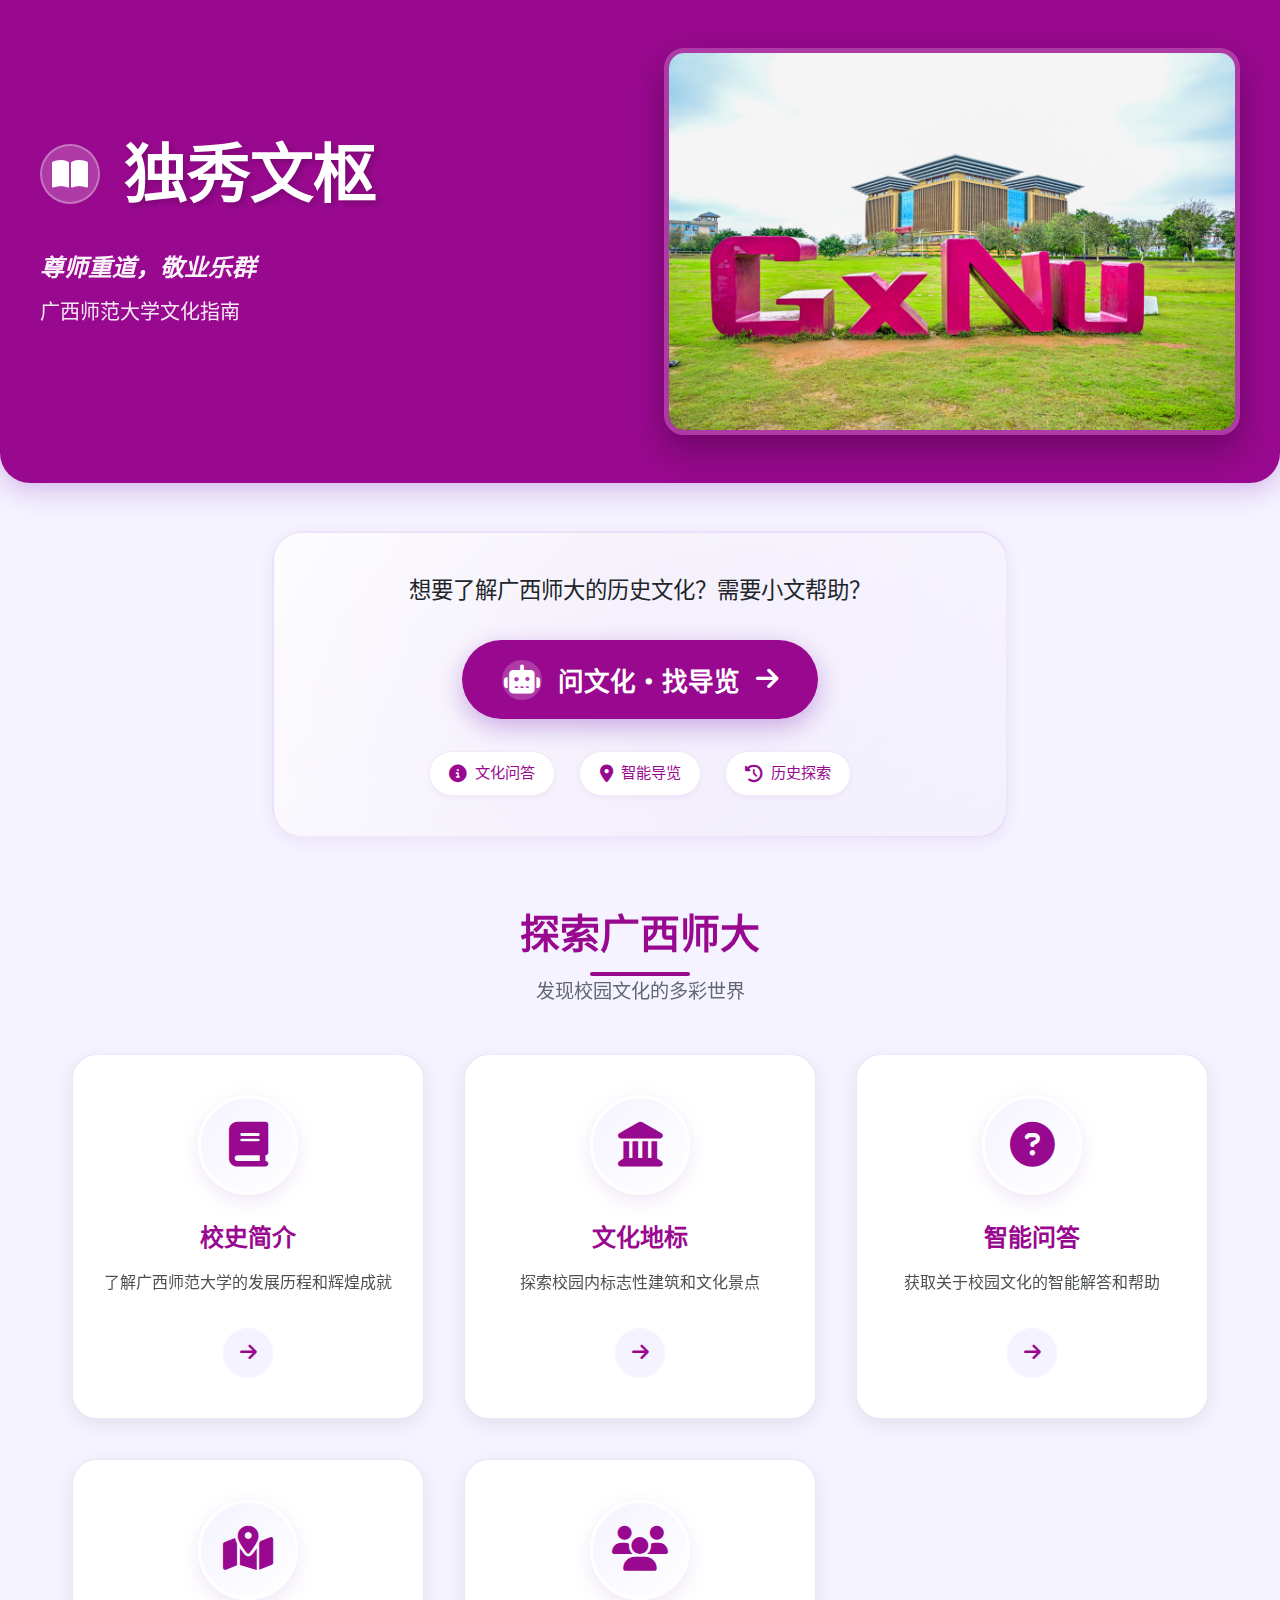
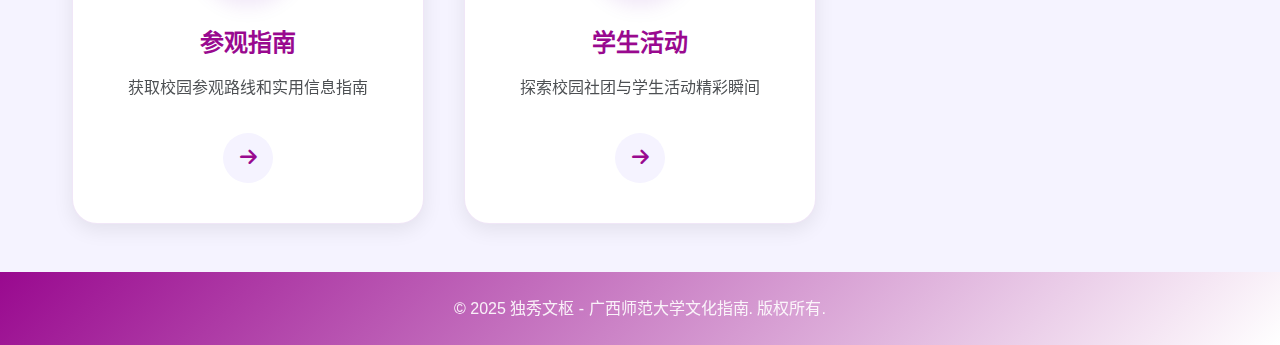
<file: index.html>
<!DOCTYPE html>
<html lang="zh-CN">
<head>
    <meta charset="UTF-8">
    <meta name="viewport" content="width=device-width, initial-scale=1.0">
    <title>独秀文枢 - 广西师大文化指南</title>
    <link rel="stylesheet" href="style.css">
    <link rel="stylesheet" href="https://cdnjs.cloudflare.com/ajax/libs/font-awesome/6.4.0/css/all.min.css">
</head>
<body>
    <!-- 头部区域 -->
    <header class="header">
        <div class="header-overlay">
            <div class="header-content">
                <div class="header-text">
                    <div class="logo-container">
                        <span class="logo-icon">
                            <i class="fas fa-book-open"></i>
                        </span>
                        <h1 class="site-title">独秀文枢</h1>
                    </div>
                    <p class="site-slogan">尊师重道，敬业乐群</p>
                    <p class="site-subtitle">广西师范大学文化指南</p>
                    <div class="header-badge">
                    </div>
                </div>
                <div class="header-image">
                    <!-- 校园标志性图片 - 雁山校区图书馆 -->
                    <div class="image-frame">
                        <img src="image/雁山校区图书馆.jpg" alt="广西师范大学 - 雁山校区图书馆" class="campus-img">
                    </div>
                </div>
            </div>
        </div>
    </header>

    <!-- 智能体入口 -->
    <section class="agent-entry">
        <div class="agent-container">
            <div class="agent-prompt">
                <p class="prompt-text">想要了解广西师大的历史文化？需要小文帮助？</p>
            </div>
            <button class="agent-button">
                <span class="button-icon">
                    <i class="fas fa-robot"></i>
                </span>
                <span class="button-text">问文化・找导览</span>
                <span class="button-arrow">
                    <i class="fas fa-arrow-right"></i>
                </span>
            </button>
            <div class="agent-features">
                <span class="feature-tag">
                    <i class="fas fa-info-circle"></i> 文化问答
                </span>
                <span class="feature-tag">
                    <i class="fas fa-map-marker-alt"></i> 智能导览
                </span>
                <span class="feature-tag">
                    <i class="fas fa-history"></i> 历史探索
                </span>
            </div>
        </div>
    </section>

    <!-- 快速导航 -->
    <section class="quick-nav">
        <div class="nav-header">
            <h2 class="nav-title">探索广西师大</h2>
            <p class="nav-subtitle">发现校园文化的多彩世界</p>
        </div>
        <div class="nav-items">
            <a href="culture.html#history" class="nav-item">
                <div class="nav-card">
                    <div class="nav-icon-container">
                        <div class="nav-icon">
                            <i class="fas fa-book"></i>
                        </div>
                    </div>
                    <div class="nav-content">
                        <h3 class="nav-text">校史简介</h3>
                        <p class="nav-description">了解广西师范大学的发展历程和辉煌成就</p>
                    </div>
                    <div class="nav-arrow">
                        <i class="fas fa-arrow-right"></i>
                    </div>
                </div>
            </a>
            <a href="#landmarks" class="nav-item">
                <div class="nav-card">
                    <div class="nav-icon-container">
                        <div class="nav-icon">
                            <i class="fas fa-landmark"></i>
                        </div>
                    </div>
                    <div class="nav-content">
                        <h3 class="nav-text">文化地标</h3>
                        <p class="nav-description">探索校园内标志性建筑和文化景点</p>
                    </div>
                    <div class="nav-arrow">
                        <i class="fas fa-arrow-right"></i>
                    </div>
                </div>
            </a>
            <a href="#qa" class="nav-item">
                <div class="nav-card">
                    <div class="nav-icon-container">
                        <div class="nav-icon">
                            <i class="fas fa-question-circle"></i>
                        </div>
                    </div>
                    <div class="nav-content">
                        <h3 class="nav-text">智能问答</h3>
                        <p class="nav-description">获取关于校园文化的智能解答和帮助</p>
                    </div>
                    <div class="nav-arrow">
                        <i class="fas fa-arrow-right"></i>
                    </div>
                </div>
            </a>
            <a href="#visit" class="nav-item">
                <div class="nav-card">
                    <div class="nav-icon-container">
                        <div class="nav-icon">
                            <i class="fas fa-map-marked-alt"></i>
                        </div>
                    </div>
                    <div class="nav-content">
                        <h3 class="nav-text">参观指南</h3>
                        <p class="nav-description">获取校园参观路线和实用信息指南</p>
                    </div>
                    <div class="nav-arrow">
                        <i class="fas fa-arrow-right"></i>
                    </div>
                </div>
            </a>
            <a href="#activities" class="nav-item">
                <div class="nav-card">
                    <div class="nav-icon-container">
                        <div class="nav-icon">
                            <i class="fas fa-users"></i>
                        </div>
                    </div>
                    <div class="nav-content">
                        <h3 class="nav-text">学生活动</h3>
                        <p class="nav-description">探索校园社团与学生活动精彩瞬间</p>
                    </div>
                    <div class="nav-arrow">
                        <i class="fas fa-arrow-right"></i>
                    </div>
                </div>
            </a>
            <a href="panorama.html#panorama" class="nav-item">
                <div class="nav-card">
                    <div class="nav-icon-container">
                        <div class="nav-icon">
                            <i class="fas fa-globe"></i>
                        </div>
                    </div>
                    <div class="nav-content">
                        <h3 class="nav-text">全景师大</h3>
                        <p class="nav-description">全景展示师大风貌，提供 360° 校园漫游</p>
                    </div>
                    <div class="nav-arrow">
                        <i class="fas fa-arrow-right"></i>
                    </div>
                </div>
            </a>
        </div>
    </section>

    <!-- 页脚 -->
    <footer class="footer">
        <p>&copy; 2025 独秀文枢 - 广西师范大学文化指南. 版权所有.</p>
    </footer>

    <script src="script.js"></script>
</body>
</html>
</file>
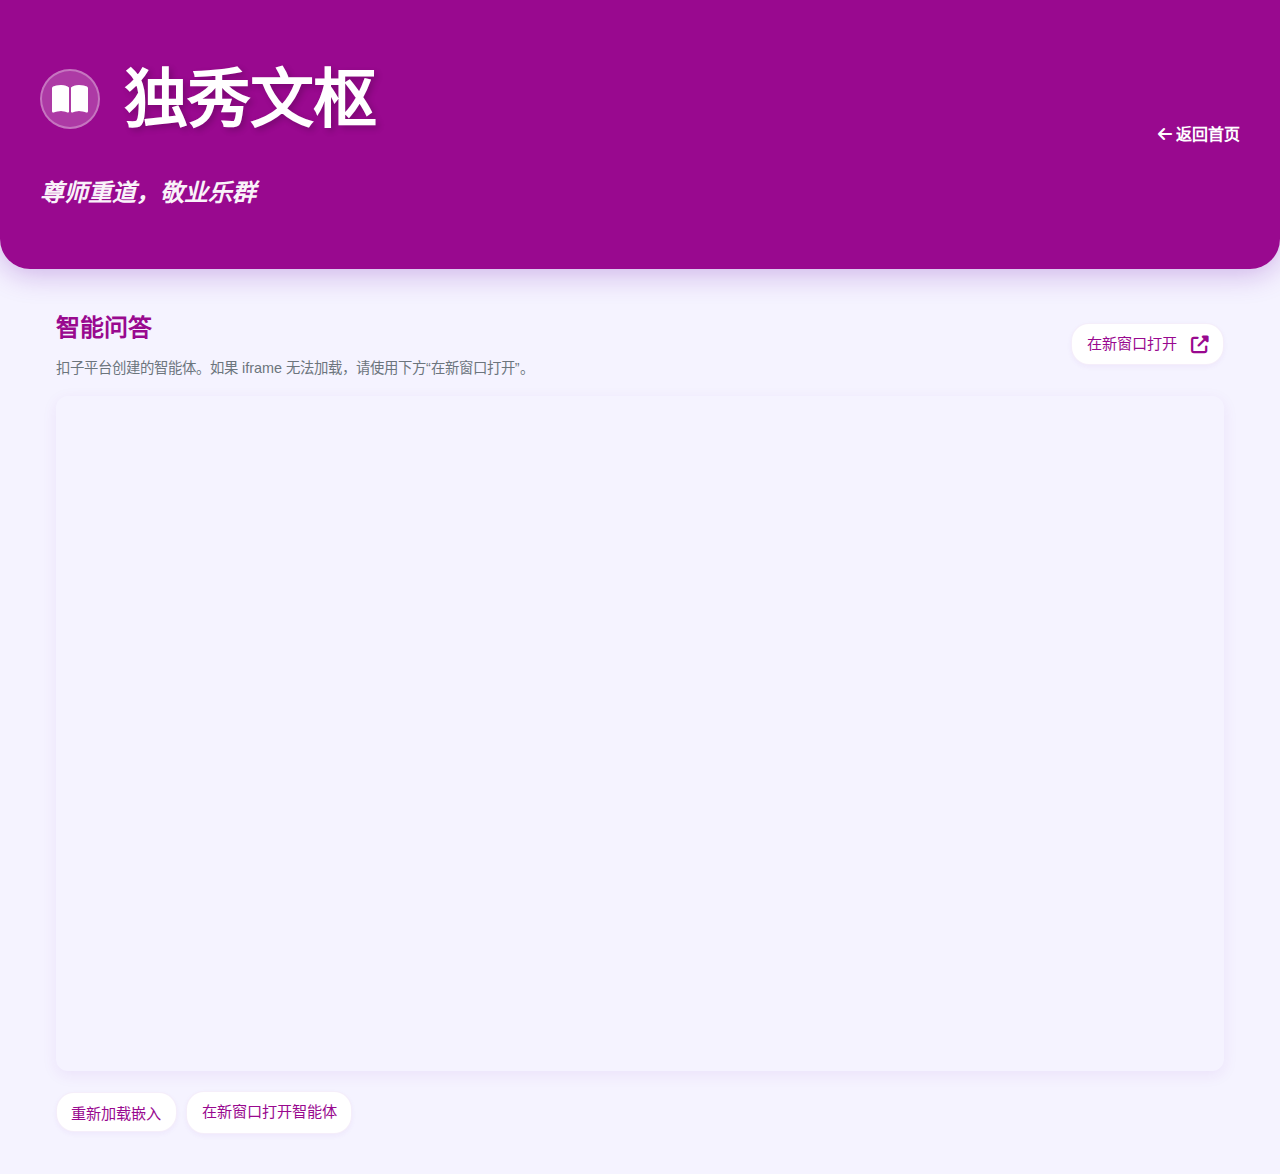
<file: agent.html>
<!DOCTYPE html>
<html lang="zh-CN">
<head>
    <meta charset="UTF-8">
    <meta name="viewport" content="width=device-width, initial-scale=1.0">
    <title>智能问答 - 独秀文枢</title>
    <link rel="stylesheet" href="style.css">
    <link rel="stylesheet" href="https://cdnjs.cloudflare.com/ajax/libs/font-awesome/6.4.0/css/all.min.css">
    <style>
        .embed-wrapper{max-width:1200px;margin:2.5rem auto;padding:0 1rem}
        .embed-header{display:flex;align-items:center;justify-content:space-between;gap:1rem;margin-bottom:1rem}
        .agent-frame{width:100%;height:75vh;border:0;border-radius:12px;box-shadow:var(--shadow-md);overflow:hidden}
        .agent-fallback{display:flex;gap:0.6rem;align-items:center;margin-top:0.8rem}
        .agent-note{font-size:0.9rem;color:var(--text-muted);margin-top:0.6rem}
        .back-link{background:transparent;border:none;color:var(--white-color);font-weight:600;cursor:pointer}
        .feature-tag{background:var(--white-color);color:var(--primary-color);padding:0.5rem 0.9rem;border-radius:18px;border:1px solid rgba(123,44,191,0.08);text-decoration:none}
        .feature-tag:hover{background:var(--primary-color);color:var(--white-color)}
    </style>
</head>
<body>
    <header class="header" style="border-radius:0 0 var(--radius-xl) var(--radius-xl);">
        <div class="header-overlay">
            <div class="header-content">
                <div class="header-text">
                    <div class="logo-container">
                        <span class="logo-icon"><i class="fas fa-book-open"></i></span>
                        <h1 class="site-title">独秀文枢</h1>
                    </div>
                    <p class="site-slogan">尊师重道，敬业乐群</p>
                </div>
                <div style="display:flex;align-items:center;gap:1rem;">
                    <a href="index.html" class="back-link"><i class="fas fa-arrow-left"></i> 返回首页</a>
                </div>
            </div>
        </div>
    </header>

    <main class="embed-wrapper">
        <div class="embed-header">
            <div>
                <h2 style="color:var(--primary-color);margin:0">智能问答</h2>
                <div class="agent-note">扣子平台创建的智能体。如果 iframe 无法加载，请使用下方“在新窗口打开”。</div>
            </div>
            <div>
                <a class="feature-tag" href="https://www.coze.cn/store/agent/7571779546379223090?bot_id=true" target="_blank" rel="noopener">在新窗口打开 <i class="fas fa-external-link-alt" style="margin-left:6px"></i></a>
            </div>
        </div>

        <!-- 使用 iframe 嵌入扣子平台的智能体 -->
        <iframe id="agentFrame" class="agent-frame" src="https://www.coze.cn/store/agent/7571779546379223090?bot_id=true" title="独秀文枢智能体 ">
            当前浏览器不支持内嵌内容，请点击这里在新窗口打开：
            <a href="https://www.coze.cn/store/agent/7571779546379223090?bot_id=true" target="_blank" rel="noopener">打开智能体</a>
        </iframe>

        <div class="agent-fallback">
            <button onclick="document.getElementById('agentFrame').src='https://www.coze.cn/store/agent/7571779546379223090?bot_id=true'" class="feature-tag">重新加载嵌入</button>
            <a class="feature-tag" href="https://www.coze.cn/store/agent/7571779546379223090?bot_id=true" target="_blank" rel="noopener">在新窗口打开智能体</a>
        </div>
    </main>

</body>
</html>
</file>
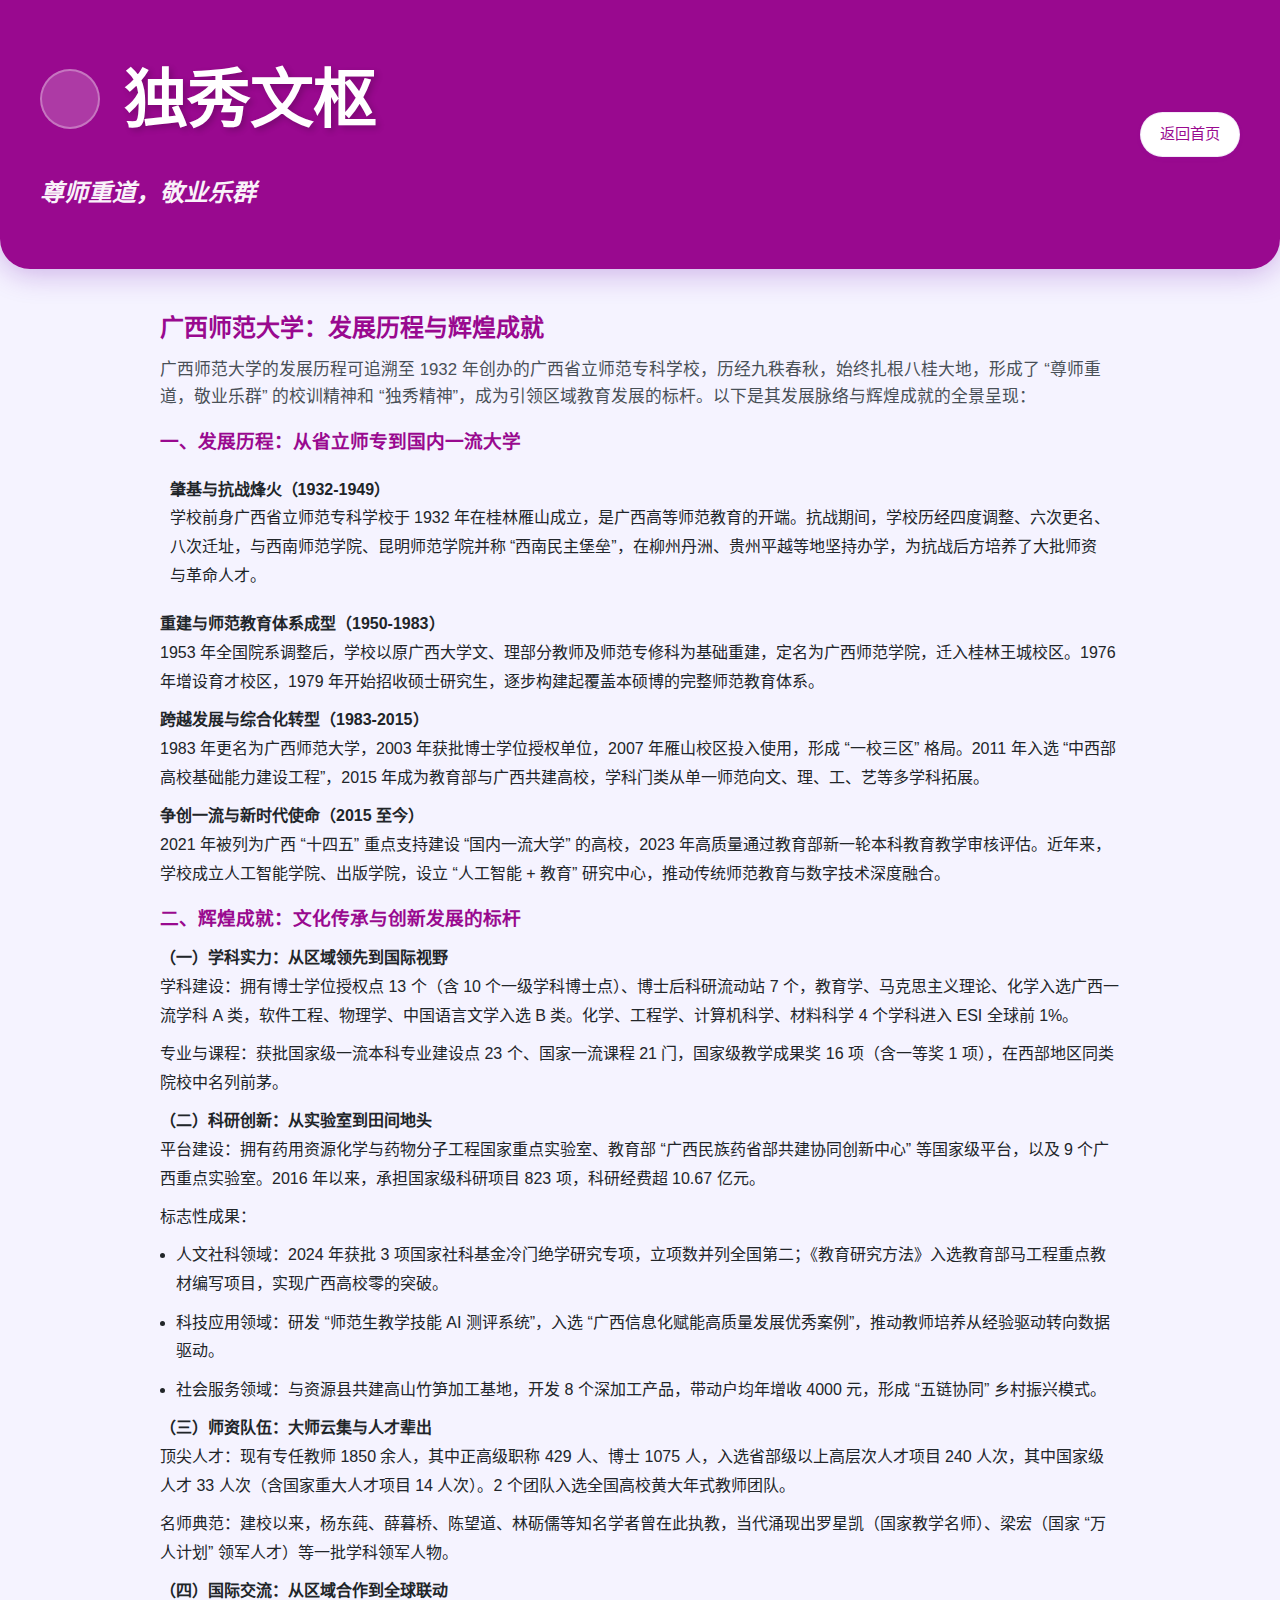
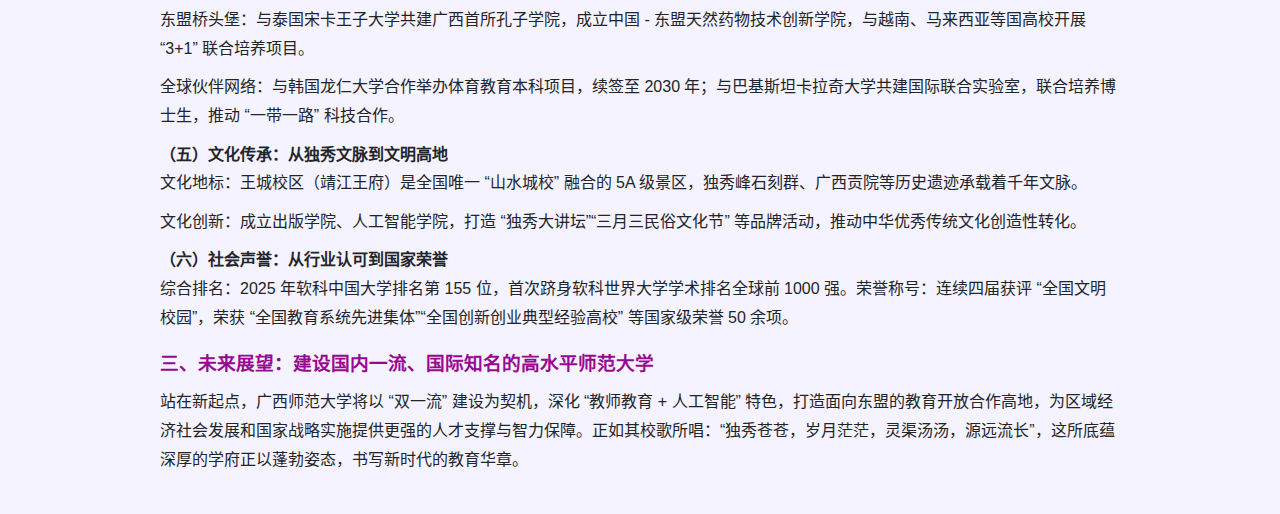
<file: culture.html>
<!DOCTYPE html>
<html lang="zh-CN">
<head>
  <meta charset="utf-8">
  <meta name="viewport" content="width=device-width,initial-scale=1">
  <title>广西师范大学 — 发展历程与成就 · 独秀文枢</title>
  <link rel="stylesheet" href="style.css">
  <style>
    .content-wrap{max-width:1000px;margin:2.5rem auto;padding:0 1.25rem}
    .lead{color:var(--text-secondary);margin-bottom:1rem;font-size:1.05rem}
    .section-title{color:var(--primary-color);font-weight:800;margin-top:1.6rem;margin-bottom:0.6rem}
    .subhead{font-weight:700;color:var(--primary-color);margin-top:1rem}
    .para{margin:0.6rem 0;color:var(--text-primary);line-height:1.8}
    .list{margin-left:1rem;margin-top:0.4rem}
  .highlight{background:transparent;padding:0.6rem;border-radius:8px}
  </style>
</head>
<body>
  <header class="header">
    <div class="header-overlay">
      <div class="header-content">
        <div class="header-text">
          <div class="logo-container">
            <span class="logo-icon"><i class="fas fa-book-open"></i></span>
            <h1 class="site-title">独秀文枢</h1>
          </div>
          <p class="site-slogan">尊师重道，敬业乐群</p>
        </div>
        <div>
          <a href="index.html" class="feature-tag">返回首页</a>
        </div>
      </div>
    </div>
  </header>

  <main class="content-wrap">
    <h2 class="section-title">广西师范大学：发展历程与辉煌成就</h2>

    <p class="lead">广西师范大学的发展历程可追溯至 1932 年创办的广西省立师范专科学校，历经九秩春秋，始终扎根八桂大地，形成了 “尊师重道，敬业乐群” 的校训精神和 “独秀精神”，成为引领区域教育发展的标杆。以下是其发展脉络与辉煌成就的全景呈现：</p>

    <h3 id="history" class="subhead">一、发展历程：从省立师专到国内一流大学</h3>

    <div class="para highlight"><strong>肇基与抗战烽火（1932-1949）</strong><br>
    学校前身广西省立师范专科学校于 1932 年在桂林雁山成立，是广西高等师范教育的开端。抗战期间，学校历经四度调整、六次更名、八次迁址，与西南师范学院、昆明师范学院并称 “西南民主堡垒”，在柳州丹洲、贵州平越等地坚持办学，为抗战后方培养了大批师资与革命人才。</div>

    <p class="para"><strong>重建与师范教育体系成型（1950-1983）</strong><br>
    1953 年全国院系调整后，学校以原广西大学文、理部分教师及师范专修科为基础重建，定名为广西师范学院，迁入桂林王城校区。1976 年增设育才校区，1979 年开始招收硕士研究生，逐步构建起覆盖本硕博的完整师范教育体系。</p>

    <p class="para"><strong>跨越发展与综合化转型（1983-2015）</strong><br>
    1983 年更名为广西师范大学，2003 年获批博士学位授权单位，2007 年雁山校区投入使用，形成 “一校三区” 格局。2011 年入选 “中西部高校基础能力建设工程”，2015 年成为教育部与广西共建高校，学科门类从单一师范向文、理、工、艺等多学科拓展。</p>

    <p class="para"><strong>争创一流与新时代使命（2015 至今）</strong><br>
    2021 年被列为广西 “十四五” 重点支持建设 “国内一流大学” 的高校，2023 年高质量通过教育部新一轮本科教育教学审核评估。近年来，学校成立人工智能学院、出版学院，设立 “人工智能 + 教育” 研究中心，推动传统师范教育与数字技术深度融合。</p>

    <h3 class="subhead">二、辉煌成就：文化传承与创新发展的标杆</h3>

    <p class="para"><strong>（一）学科实力：从区域领先到国际视野</strong><br>
    学科建设：拥有博士学位授权点 13 个（含 10 个一级学科博士点）、博士后科研流动站 7 个，教育学、马克思主义理论、化学入选广西一流学科 A 类，软件工程、物理学、中国语言文学入选 B 类。化学、工程学、计算机科学、材料科学 4 个学科进入 ESI 全球前 1%。</p>

    <p class="para">专业与课程：获批国家级一流本科专业建设点 23 个、国家一流课程 21 门，国家级教学成果奖 16 项（含一等奖 1 项），在西部地区同类院校中名列前茅。</p>

    <p class="para"><strong>（二）科研创新：从实验室到田间地头</strong><br>
    平台建设：拥有药用资源化学与药物分子工程国家重点实验室、教育部 “广西民族药省部共建协同创新中心” 等国家级平台，以及 9 个广西重点实验室。2016 年以来，承担国家级科研项目 823 项，科研经费超 10.67 亿元。</p>

    <p class="para">标志性成果：</p>
    <ul class="list">
      <li class="para">人文社科领域：2024 年获批 3 项国家社科基金冷门绝学研究专项，立项数并列全国第二；《教育研究方法》入选教育部马工程重点教材编写项目，实现广西高校零的突破。</li>
      <li class="para">科技应用领域：研发 “师范生教学技能 AI 测评系统”，入选 “广西信息化赋能高质量发展优秀案例”，推动教师培养从经验驱动转向数据驱动。</li>
      <li class="para">社会服务领域：与资源县共建高山竹笋加工基地，开发 8 个深加工产品，带动户均年增收 4000 元，形成 “五链协同” 乡村振兴模式。</li>
    </ul>

    <p class="para"><strong>（三）师资队伍：大师云集与人才辈出</strong><br>
    顶尖人才：现有专任教师 1850 余人，其中正高级职称 429 人、博士 1075 人，入选省部级以上高层次人才项目 240 人次，其中国家级人才 33 人次（含国家重大人才项目 14 人次）。2 个团队入选全国高校黄大年式教师团队。</p>

    <p class="para">名师典范：建校以来，杨东莼、薛暮桥、陈望道、林砺儒等知名学者曾在此执教，当代涌现出罗星凯（国家教学名师）、梁宏（国家 “万人计划” 领军人才）等一批学科领军人物。</p>

    <p class="para"><strong>（四）国际交流：从区域合作到全球联动</strong><br>
    东盟桥头堡：与泰国宋卡王子大学共建广西首所孔子学院，成立中国 - 东盟天然药物技术创新学院，与越南、马来西亚等国高校开展 “3+1” 联合培养项目。</p>

    <p class="para">全球伙伴网络：与韩国龙仁大学合作举办体育教育本科项目，续签至 2030 年；与巴基斯坦卡拉奇大学共建国际联合实验室，联合培养博士生，推动 “一带一路” 科技合作。</p>

    <p class="para"><strong>（五）文化传承：从独秀文脉到文明高地</strong><br>
    文化地标：王城校区（靖江王府）是全国唯一 “山水城校” 融合的 5A 级景区，独秀峰石刻群、广西贡院等历史遗迹承载着千年文脉。</p>

    <p class="para">文化创新：成立出版学院、人工智能学院，打造 “独秀大讲坛”“三月三民俗文化节” 等品牌活动，推动中华优秀传统文化创造性转化。</p>

    <p class="para"><strong>（六）社会声誉：从行业认可到国家荣誉</strong><br>
    综合排名：2025 年软科中国大学排名第 155 位，首次跻身软科世界大学学术排名全球前 1000 强。荣誉称号：连续四届获评 “全国文明校园”，荣获 “全国教育系统先进集体”“全国创新创业典型经验高校” 等国家级荣誉 50 余项。</p>

    <h3 class="subhead">三、未来展望：建设国内一流、国际知名的高水平师范大学</h3>

    <p class="para">站在新起点，广西师范大学将以 “双一流” 建设为契机，深化 “教师教育 + 人工智能” 特色，打造面向东盟的教育开放合作高地，为区域经济社会发展和国家战略实施提供更强的人才支撑与智力保障。正如其校歌所唱：“独秀苍苍，岁月茫茫，灵渠汤汤，源远流长”，这所底蕴深厚的学府正以蓬勃姿态，书写新时代的教育华章。</p>

  </main>

</body>
</html>
</file>
<file: style.css>
/* 全局样式 */
* {
    margin: 0;
    padding: 0;
    box-sizing: border-box;
}

body {
    font-family: 'Noto Sans SC', sans-serif;
    background-color: var(--light-color);
    color: var(--text-primary);
    line-height: 1.6;
    overflow-x: hidden;
}

/* 滚动条样式 - 紫色主题 */
::-webkit-scrollbar {
    width: 10px;
}

::-webkit-scrollbar-track {
    background: var(--light-color);
}

::-webkit-scrollbar-thumb {
    background: var(--secondary-color);
    border-radius: 5px;
    transition: var(--transition-color);
}

::-webkit-scrollbar-thumb:hover {
    background: var(--primary-color);
}

/* 链接样式 - 紫色主题 */
a {
    color: var(--primary-color);
    text-decoration: none;
    transition: var(--transition-all);
    position: relative;
}

a::after {
    content: '';
    position: absolute;
    bottom: -2px;
    left: 0;
    width: 0;
    height: 2px;
    background: var(--accent-color);
    transition: width var(--transition-normal);
}

a:hover {
    color: var(--primary-light);
}

a:hover::after {
    width: 100%;
}

/* 全局变量定义 - 紫色和白色主题配色方案 */
:root {
    /* 主色调 - 紫色系列 */
    --primary-color: rgb(153, 9, 143); /* 主紫色（深紫色但不暗沉） */
    --primary-light: rgb(153, 9, 143); /* 浅紫色 */
    --primary-dark: rgb(153, 9, 143); /* 深紫色 */
    --primary-darker: rgb(153, 9, 143); /* 更深紫色 */
    
    /* 辅助色 - 紫色变体 */
    --secondary-color: #ffffff; /* 淡紫色 */
    --accent-color: #f4b7e9; /* 超浅紫色（用于强调） */
    --accent-hover: rgb(153, 9, 143); /* 悬停时的紫色 */
    
    /* 白色和浅灰色系列 */
    --white-color: #ffffff; /* 纯白色 */
    --white-light: #f8f9fa; /* 非常浅的灰色 */
    --light-color: #f5f3ff; /* 超浅紫色背景 */
    --light-gray: #e9ecef; /* 浅灰色 */
    --medium-gray: #dee2e6; /* 中等灰色 */
    
    /* 文字颜色 */
    --text-primary: #212529; /* 主要文字颜色（深灰色而非黑色） */
    --text-secondary: #495057; /* 次要文字颜色 */
    --text-muted: #6c757d; /* 辅助文字颜色 */
    --text-light: #adb5bd; /* 浅色文字 */
    --text-white: #ffffff; /* 白色文字 */
    
    /* 特殊用途颜色 */
    --success-color: #6a0dad; /* 成功状态（紫色调） */
    --warning-color: #d65db1; /* 警告状态（紫色调） */
    --error-color: #c1121f; /* 错误状态（深紫色调） */
    
    /* 渐变颜色 */
    --gradient-primary: linear-gradient(135deg, var(--primary-color), var(--primary-dark));
    --gradient-secondary: linear-gradient(135deg, var(--primary-light), var(--accent-color));
    --gradient-accent: linear-gradient(135deg, var(--accent-color), var(--secondary-color));
    --gradient-light: linear-gradient(135deg, var(--white-color), var(--light-color));
    --gradient-dark: linear-gradient(135deg, var(--primary-dark), var(--primary-darker));
    
    /* 间距变量 */
    --spacing-xs: 0.5rem;
    --spacing-sm: 1rem;
    --spacing-md: 1.5rem;
    --spacing-lg: 2rem;
    --spacing-xl: 3rem;
    --spacing-xxl: 5rem;
    
    /* 圆角变量 */
    --radius-sm: 8px;
    --radius-md: 12px;
    --radius-lg: 20px;
    --radius-xl: 30px;
    --radius-full: 50%;
    
    /* 阴影变量 */
    --shadow-sm: 0 2px 5px rgba(123, 44, 191, 0.05);
    --shadow-md: 0 4px 15px rgba(123, 44, 191, 0.08);
    --shadow-lg: 0 10px 25px rgba(123, 44, 191, 0.15);
    --shadow-xl: 0 20px 40px rgba(123, 44, 191, 0.1);
    --shadow-hover: 0 12px 30px rgba(123, 44, 191, 0.2);
    
    /* 过渡变量 */
    --transition-fast: 0.2s ease;
    --transition-normal: 0.3s ease;
    --transition-slow: 0.5s ease;
    --transition-transform: transform 0.3s ease;
    --transition-color: color 0.3s ease;
    --transition-background: background-color 0.3s ease;
    --transition-all: all 0.3s ease;
    
    /* 字体大小变量 */
    --font-xs: 0.75rem;
    --font-sm: 0.875rem;
    --font-md: 1rem;
    --font-lg: 1.25rem;
    --font-xl: 1.5rem;
    --font-2xl: 2rem;
    --font-3xl: 3rem;
    --font-4xl: 4rem;
    
    /* 模糊效果 */
    --blur-sm: blur(4px);
    --blur-md: blur(8px);
    --blur-lg: blur(16px);
}

/* 头部样式 */
.header {
    position: relative;
    overflow: hidden;
    border-radius: 0 0 var(--radius-xl) var(--radius-xl);
    box-shadow: 0 4px 30px rgba(106, 13, 173, 0.3);
    margin-bottom: var(--spacing-lg);
}

.header-overlay {
    background: var(--gradient-primary);
    color: var(--white-color);
    padding: var(--spacing-xl) var(--spacing-md);
    position: relative;
    z-index: 2;
}

.header-content {
    max-width: 1200px;
    margin: 0 auto;
    display: flex;
    flex-wrap: wrap;
    align-items: center;
    justify-content: space-between;
    gap: var(--spacing-xl);
}

.header-text {
    flex: 1;
    min-width: 300px;
    z-index: 3;
}

.logo-container {
    display: flex;
    align-items: center;
    gap: var(--spacing-md);
    margin-bottom: var(--spacing-md);
}

.logo-icon {
    background: rgba(255, 255, 255, 0.2);
    width: 60px;
    height: 60px;
    border-radius: var(--radius-full);
    display: flex;
    align-items: center;
    justify-content: center;
    backdrop-filter: var(--blur-sm);
    border: 2px solid rgba(255, 255, 255, 0.3);
}

.logo-icon i {
    font-size: 2rem;
    color: var(--white-color);
}

.site-title {
    font-size: var(--font-4xl);
    font-weight: 900;
    margin: 0;
    color: var(--white-color);
    /* 取消渐变文字，改为纯白色以符合需求 */
    -webkit-background-clip: unset;
    -webkit-text-fill-color: unset;
    background-clip: unset;
    text-shadow: 3px 3px 6px rgba(0, 0, 0, 0.2);
    letter-spacing: -1px;
}

.site-slogan {
    font-size: var(--font-xl);
    font-weight: 600;
    margin: 0.5rem 0;
    opacity: 0.95;
    font-style: italic;
    color: var(--white-color);
}

.site-subtitle {
    font-size: var(--font-lg);
    opacity: 0.9;
    margin-bottom: var(--spacing-lg);
    color: var(--white-color);
}

.header-badge {
    display: flex;
    gap: var(--spacing-md);
    flex-wrap: wrap;
}

.badge-text {
    background: rgba(255, 255, 255, 0.2);
    padding: var(--spacing-xs) var(--spacing-md);
    border-radius: var(--radius-lg);
    font-size: 0.95rem;
    font-weight: 500;
    backdrop-filter: var(--blur-sm);
    border: 1px solid rgba(255, 255, 255, 0.2);
    transition: var(--transition-all);
    color: var(--white-color);
}

.badge-text:hover {
    background: rgba(255, 255, 255, 0.3);
    transform: translateY(-2px);
}

.header-image {
    flex: 1;
    min-width: 300px;
    z-index: 3;
}

.image-frame {
    position: relative;
    border-radius: 20px;
    overflow: hidden;
    box-shadow: 0 15px 35px rgba(0, 0, 0, 0.3);
    transition: transform 0.4s ease, box-shadow 0.4s ease;
    border: 5px solid rgba(255, 255, 255, 0.2);
}

.image-frame:hover {
    transform: translateY(-8px) rotate(1deg);
    box-shadow: 0 20px 40px rgba(0, 0, 0, 0.4);
}

.campus-img {
    width: 100%;
    height: auto;
    display: block;
    transition: transform 0.5s ease;
}

.image-frame:hover .campus-img {
    transform: scale(1.05);
}

.image-caption {
    position: absolute;
    bottom: 0;
    left: 0;
    right: 0;
    background: linear-gradient(to top, rgba(0, 0, 0, 0.8), rgba(0, 0, 0, 0));
    color: var(--white-color);
    padding: 1rem;
    font-size: 0.95rem;
    text-align: center;
    font-weight: 500;
}

/* 装饰元素 */
.header::before {
    content: '';
    position: absolute;
    top: -50%;
    right: -50%;
    width: 200%;
    height: 200%;
    background: radial-gradient(circle, rgba(255, 255, 255, 0.1) 0%, transparent 70%);
    animation: float 8s ease-in-out infinite;
    z-index: 1;
}

@keyframes float {
    0%, 100% {
        transform: translate(0, 0) rotate(0deg);
    }
    25% {
        transform: translate(-10%, -10%) rotate(5deg);
    }
    50% {
        transform: translate(0, 10%) rotate(0deg);
    }
    75% {
        transform: translate(10%, 5%) rotate(-5deg);
    }
}

/* 全面响应式设计 - 适配各种设备尺寸 */

/* 大型桌面设备 */
@media (min-width: 1200px) {
    .header-container,
    .agent-container,
    .quick-nav {
        max-width: 1400px;
    }
    
    .site-title {
        font-size: 4rem;
    }
    
    .agent-prompt {
        font-size: 1.8rem;
    }
}

/* 中等桌面设备 */
@media (max-width: 1024px) {
    .header-container,
    .agent-container,
    .quick-nav {
        padding: 0 1.5rem;
    }
    
    .site-title {
        font-size: 3rem;
    }
    
    .site-slogan {
        font-size: 1.4rem;
    }
    
    .nav-title {
        font-size: 2.2rem;
    }
    
    .agent-prompt {
        font-size: 1.5rem;
    }
    
    .image-description {
        bottom: -35px;
        font-size: 0.85rem;
        padding: 0.4rem 1.2rem;
    }
}

/* 平板设备 */
@media (max-width: 768px) {
    /* 头部样式 */
    .header {
        padding: 1.5rem 0;
    }
    
    .header-content {
        padding: 2rem 0;
    }
    
    .logo-icon {
        width: 70px;
        height: 70px;
        font-size: 2.5rem;
    }
    
    .site-title {
        font-size: 2.5rem;
    }
    
    .site-slogan {
        font-size: 1.2rem;
        max-width: 90%;
    }
    
    .site-subtitle {
        font-size: 1.1rem;
    }
    
    .header-badge {
        gap: 0.8rem;
    }
    
    .badge-text {
        padding: 0.4rem 0.8rem;
        font-size: 0.85rem;
    }
    
    .header-image-container {
        margin-top: 1.5rem;
    }
    
    .campus-image {
        border-radius: 15px;
        border-width: 4px;
    }
    
    /* 智能体入口 */
    .agent-container {
        margin: 2rem auto;
        padding: 0 1.5rem;
    }
    
    .agent-section {
        padding: 2.5rem 1.5rem;
        border-radius: 20px;
    }
    
    .prompt-text {
        font-size: 1.3rem;
        margin-bottom: 1.5rem;
    }
    
    .agent-button {
        padding: 1.3rem 2.5rem;
        font-size: 1.2rem;
        min-width: 260px;
    }
    
    .agent-features {
        gap: 1rem;
        margin-top: 2rem;
    }
    
    .feature-tag {
        padding: 0.6rem 1rem;
        font-size: 0.9rem;
    }
    
    /* 快速导航 */
    .quick-nav {
        margin: 3rem auto 2rem;
        padding: 0 1.5rem;
    }
    
    .nav-header {
        margin-bottom: 2rem;
    }
    
    .nav-title {
        font-size: 2rem;
    }
    
    .nav-subtitle {
        font-size: 1.1rem;
    }
    
    .nav-items {
        grid-template-columns: repeat(auto-fit, minmax(250px, 1fr));
        gap: 1.5rem;
    }
}

/* 小平板/大屏手机 */
@media (max-width: 640px) {
    .site-title {
        font-size: 2.2rem;
    }
    
    .site-slogan {
        font-size: 1.1rem;
    }
    
    .nav-title {
        font-size: 1.8rem;
    }
    
    .nav-title::after {
        width: 80px;
        height: 3px;
    }
    
    .nav-card {
        padding: 2rem 1.2rem;
    }
    
    .nav-icon {
        width: 80px;
        height: 80px;
    }
    
    .nav-icon i {
        font-size: 2.2rem;
    }
    
    .nav-text {
        font-size: 1.3rem;
    }
}

/* 手机设备 */
@media (max-width: 480px) {
    /* 全局样式 */
    body {
        font-size: 14px;
    }
    
    /* 头部样式 */
    .header-container {
        padding: 0 1rem;
    }
    
    .logo-icon {
        width: 60px;
        height: 60px;
        font-size: 2rem;
    }
    
    .site-title {
        font-size: 1.8rem;
        letter-spacing: -0.5px;
    }
    
    .site-slogan {
        font-size: 1rem;
        margin-bottom: 0.8rem;
    }
    
    .site-subtitle {
        font-size: 0.95rem;
        margin-bottom: 1.2rem;
    }
    
    .header-badge {
        flex-direction: column;
        gap: 0.6rem;
        align-items: center;
    }
    
    .badge-text {
        font-size: 0.8rem;
        padding: 0.35rem 0.8rem;
    }
    
    .campus-image {
        border-radius: 12px;
        border-width: 3px;
    }
    
    /* 智能体入口 */
    .agent-section {
        padding: 2rem 1rem;
        border-radius: 18px;
    }
    
    .prompt-text {
        font-size: 1.1rem;
        line-height: 1.5;
    }
    
    .agent-button {
        padding: 1.1rem 2rem;
        font-size: 1rem;
        min-width: 100%;
        gap: 0.6rem;
    }
    
    .agent-button i {
        font-size: 1.2rem;
    }
    
    .agent-features {
        gap: 0.8rem;
        flex-direction: column;
        align-items: center;
    }
    
    .feature-tag {
        font-size: 0.85rem;
        padding: 0.5rem 0.9rem;
        width: fit-content;
    }
    
    /* 快速导航 */
    .quick-nav {
        padding: 0 1rem;
        margin: 2.5rem auto 1.5rem;
    }
    
    .nav-header {
        margin-bottom: 1.5rem;
    }
    
    .nav-title {
        font-size: 1.6rem;
        margin-bottom: 0.6rem;
    }
    
    .nav-subtitle {
        font-size: 0.9rem;
    }
    
    .nav-items {
        grid-template-columns: 1fr;
        gap: 1.2rem;
    }
    
    .nav-card {
        padding: 1.8rem 1rem;
        border-radius: 16px;
    }
    
    .nav-icon {
        width: 70px;
        height: 70px;
    }
    
    .nav-icon i {
        font-size: 1.8rem;
    }
    
    .nav-text {
        font-size: 1.2rem;
        margin-bottom: 0.6rem;
    }
    
    .nav-description {
        font-size: 0.85rem;
    }
    
    .nav-arrow {
        width: 40px;
        height: 40px;
        margin-top: 0.8rem;
    }
    
    .nav-arrow i {
        font-size: 1rem;
    }
    
    /* 图像描述 */
    .image-description {
        position: static;
        transform: none;
        margin-top: 1rem;
        font-size: 0.8rem;
        padding: 0.35rem 1rem;
        border-radius: 15px;
    }
}

/* 极小屏幕设备 */
@media (max-width: 360px) {
    .site-title {
        font-size: 1.6rem;
    }
    
    .site-slogan {
        font-size: 0.9rem;
    }
    
    .nav-title {
        font-size: 1.5rem;
    }
    
    .agent-button {
        font-size: 0.95rem;
        padding: 1rem 1.8rem;
    }
    
    .nav-card {
        padding: 1.5rem 0.8rem;
    }
}

/* 智能体入口按钮 - 紫色和白色主题 */
.agent-entry {
    max-width: 800px;
    margin: 3rem auto;
    padding: 0 2rem;
    position: relative;
}

.agent-container {
    background: var(--gradient-light);
    border-radius: 30px;
    padding: 2.5rem;
    box-shadow: var(--shadow-md);
    text-align: center;
    position: relative;
    overflow: hidden;
    border: 2px solid rgba(123, 44, 191, 0.1);
}

/* 背景装饰效果 */
.agent-container::before {
    content: '';
    position: absolute;
    top: -50%;
    left: -50%;
    width: 200%;
    height: 200%;
    background: radial-gradient(circle, rgba(123, 44, 191, 0.05) 0%, transparent 70%);
    animation: float 10s ease-in-out infinite;
    z-index: 0;
}

.agent-prompt {
    margin-bottom: 2rem;
    position: relative;
    z-index: 1;
}

.prompt-text {
    font-size: 1.4rem;
    color: var(--text-primary);
    font-weight: 500;
    margin: 0;
    line-height: 1.6;
}

/* 主按钮 - 紫色渐变设计 */
.agent-button {
    background: var(--gradient-primary);
    color: var(--white-color);
    border: none;
    padding: 1.2rem 2.5rem;
    font-size: 1.6rem;
    font-weight: 700;
    border-radius: 60px;
    cursor: pointer;
    transition: var(--transition-all);
    box-shadow: var(--shadow-lg);
    display: inline-flex;
    align-items: center;
    gap: 1rem;
    position: relative;
    z-index: 1;
    overflow: hidden;
    min-width: 300px;
    justify-content: center;
}

/* 闪光效果 */
.agent-button::before {
    content: '';
    position: absolute;
    top: 0;
    left: -100%;
    width: 100%;
    height: 100%;
    background: linear-gradient(90deg, transparent, rgba(255, 255, 255, 0.2), transparent);
    transition: all 0.6s ease;
    z-index: 0;
}

.agent-button:hover {
    transform: translateY(-6px) scale(1.02);
    box-shadow: var(--shadow-hover);
    background: var(--gradient-dark);
}

.agent-button:hover::before {
    left: 100%;
}

.button-icon {
    background: rgba(255, 255, 255, 0.2);
    width: 40px;
    height: 40px;
    border-radius: 50%;
    display: flex;
    align-items: center;
    justify-content: center;
    transition: var(--transition-all);
    position: relative;
    z-index: 1;
}

.agent-button:hover .button-icon {
    transform: scale(1.1) rotate(10deg);
    background: rgba(255, 255, 255, 0.3);
}

.button-icon i {
    font-size: 1.8rem;
}

.button-text {
    position: relative;
    z-index: 1;
}

.button-arrow {
    position: relative;
    z-index: 1;
    transition: var(--transition-all);
}

.agent-button:hover .button-arrow {
    transform: translateX(5px);
}

/* 功能标签 - 白色背景紫色文字 */
.agent-features {
    display: flex;
    justify-content: center;
    gap: 1.5rem;
    margin-top: 2rem;
    flex-wrap: wrap;
    position: relative;
    z-index: 1;
}

.feature-tag {
    background: var(--white-color);
    color: var(--primary-color);
    padding: 0.6rem 1.2rem;
    border-radius: 25px;
    font-size: 0.95rem;
    font-weight: 500;
    display: flex;
    align-items: center;
    gap: 0.5rem;
    transition: var(--transition-all);
    border: 1px solid rgba(123, 44, 191, 0.1);
    box-shadow: var(--shadow-sm);
}

.feature-tag:hover {
    background: var(--primary-color);
    color: var(--white-color);
    transform: translateY(-3px);
    box-shadow: var(--shadow-md);
}

.feature-tag i {
    font-size: 1.1rem;
}

/* 移除重复的响应式设计部分，已整合到上面的全面响应式设计中 */

/* 按钮点击动画 */
@keyframes buttonClick {
    0% {
        transform: scale(1);
    }
    50% {
        transform: scale(0.95);
    }
    100% {
        transform: scale(1);
    }
}

.agent-button:active {
    animation: buttonClick 0.3s ease;
}

/* 脉冲动画 */
@keyframes pulse {
    0% {
        transform: scale(1);
        opacity: 1;
    }
    50% {
        transform: scale(1.2);
        opacity: 0.7;
    }
    100% {
        transform: scale(1);
        opacity: 1;
    }
}

.pulse-animation {
    animation: pulse 1s ease-in-out;
}

/* 快速导航部分样式 - 紫色和白色主题 */
.quick-nav {
    max-width: 1200px;
    margin: 4rem auto 3rem;
    padding: 0 2rem;
    position: relative;
}

.nav-header {
    text-align: center;
    margin-bottom: 3rem;
    position: relative;
}

.nav-title {
    font-size: 2.5rem;
    color: var(--primary-color);
    font-weight: 800;
    margin-bottom: 0.8rem;
    position: relative;
    display: inline-block;
    background: var(--gradient-primary);
    -webkit-background-clip: text;
    -webkit-text-fill-color: transparent;
}

.nav-title::after {
    content: '';
    position: absolute;
    bottom: -10px;
    left: 50%;
    transform: translateX(-50%);
    width: 100px;
    height: 4px;
    background: var(--gradient-primary);
    border-radius: 2px;
}

.nav-subtitle {
    font-size: 1.2rem;
    color: var(--text-secondary);
    opacity: 0.85;
    margin: 0;
    line-height: 1.4;
}

.nav-items {
    display: grid;
    grid-template-columns: repeat(auto-fit, minmax(280px, 1fr));
    gap: 2.5rem;
}

.nav-item {
    text-decoration: none;
    color: inherit;
    display: block;
    transition: transform 0.3s ease;
}

.nav-item:hover {
    transform: translateY(-8px);
}

.nav-card {
    background: var(--white-color);
    border-radius: 25px;
    padding: 2.5rem 1.5rem;
    display: flex;
    flex-direction: column;
    align-items: center;
    text-align: center;
    transition: all 0.4s ease;
    box-shadow: 0 6px 20px rgba(0, 0, 0, 0.08);
    position: relative;
    overflow: hidden;
    border: 1px solid rgba(106, 13, 173, 0.1);
}

.nav-card::before {
    content: '';
    position: absolute;
    top: 0;
    left: 0;
    right: 0;
    height: 5px;
    background: linear-gradient(90deg, var(--primary-color), var(--accent-color));
    transform: scaleX(0);
    transform-origin: left;
    transition: transform 0.4s ease;
}

.nav-item:hover .nav-card {
    box-shadow: 0 12px 30px rgba(106, 13, 173, 0.15);
    background: linear-gradient(135deg, var(--white-color), var(--light-color));
}

.nav-item:hover .nav-card::before {
    transform: scaleX(1);
}

.nav-icon-container {
    position: relative;
    margin-bottom: 1.5rem;
}

.nav-icon {
    background: linear-gradient(135deg, var(--light-color), var(--white-color));
    width: 100px;
    height: 100px;
    border-radius: 50%;
    display: flex;
    align-items: center;
    justify-content: center;
    box-shadow: 0 6px 20px rgba(106, 13, 173, 0.1);
    position: relative;
    transition: all 0.3s ease;
    z-index: 1;
    border: 3px solid var(--white-color);
}

.nav-item:hover .nav-icon {
    transform: scale(1.1) rotate(5deg);
    box-shadow: 0 8px 25px rgba(106, 13, 173, 0.2);
}

.nav-icon::before {
    content: '';
    position: absolute;
    top: 5px;
    left: 5px;
    right: 5px;
    bottom: 5px;
    background: transparent;
    border: 2px dashed var(--secondary-color);
    border-radius: 50%;
    opacity: 0;
    transition: all 0.3s ease;
    z-index: -1;
}

.nav-item:hover .nav-icon::before {
    opacity: 1;
    animation: rotate 8s linear infinite;
}

@keyframes rotate {
    from {
        transform: rotate(0deg);
    }
    to {
        transform: rotate(360deg);
    }
}

.nav-icon i {
    font-size: 2.8rem;
    color: var(--primary-color);
    transition: all 0.3s ease;
}

.nav-item:hover .nav-icon i {
    transform: scale(1.2);
    color: var(--accent-color);
}

.nav-content {
    flex: 1;
    margin-bottom: 1rem;
}

.nav-text {
    font-size: 1.5rem;
    font-weight: 700;
    color: var(--primary-color);
    margin-bottom: 0.8rem;
    transition: color 0.3s ease;
}

.nav-item:hover .nav-text {
    color: var(--accent-color);
}

.nav-description {
    font-size: 1rem;
    color: var(--text-color);
    opacity: 0.8;
    line-height: 1.6;
    margin: 0;
    transition: opacity 0.3s ease;
}

.nav-item:hover .nav-description {
    opacity: 0.9;
}

.nav-arrow {
    background: var(--light-color);
    width: 50px;
    height: 50px;
    border-radius: 50%;
    display: flex;
    align-items: center;
    justify-content: center;
    transition: all 0.3s ease;
    margin-top: 1rem;
}

.nav-item:hover .nav-arrow {
    background: var(--primary-color);
    transform: translateX(10px);
}

.nav-arrow i {
    font-size: 1.2rem;
    color: var(--primary-color);
    transition: color 0.3s ease;
}

.nav-item:hover .nav-arrow i {
    color: var(--white-color);
}

/* 移除重复的响应式导航部分，已整合到上面的全面响应式设计中 */

/* 页脚 */
.footer {
    background: linear-gradient(135deg, var(--primary-color), var(--secondary-color));
    color: var(--white-color);
    text-align: center;
    padding: 1.5rem;
    margin-top: 2rem;
}

.footer p {
    opacity: 0.9;
}

/* 移除重复的响应式设计部分，已整合到上面的全面响应式设计中 */

/* 动画效果 */
@keyframes fadeInUp {
    from {
        opacity: 0;
        transform: translateY(20px);
    }
    to {
        opacity: 1;
        transform: translateY(0);
    }
}

.header-text,
.header-image,
.agent-button,
.nav-item {
    animation: fadeInUp 0.6s ease-out;
}

.header-text {
    animation-delay: 0.1s;
}

.header-image {
    animation-delay: 0.3s;
}

.agent-button {
    animation-delay: 0.5s;
}

.nav-item:nth-child(1) {
    animation-delay: 0.6s;
}

.nav-item:nth-child(2) {
    animation-delay: 0.7s;
}

.nav-item:nth-child(3) {
    animation-delay: 0.8s;
}

.nav-item:nth-child(4) {
    animation-delay: 0.9s;
}

.nav-item:nth-child(5) {
    animation-delay: 1s;
}

.nav-item:nth-child(6) {
    animation-delay: 1.1s;
}

/* 加载Google字体 */
@import url('https://fonts.googleapis.com/css2?family=Noto+Sans+SC:wght@300;400;500;700;900&display=swap');
</file>
